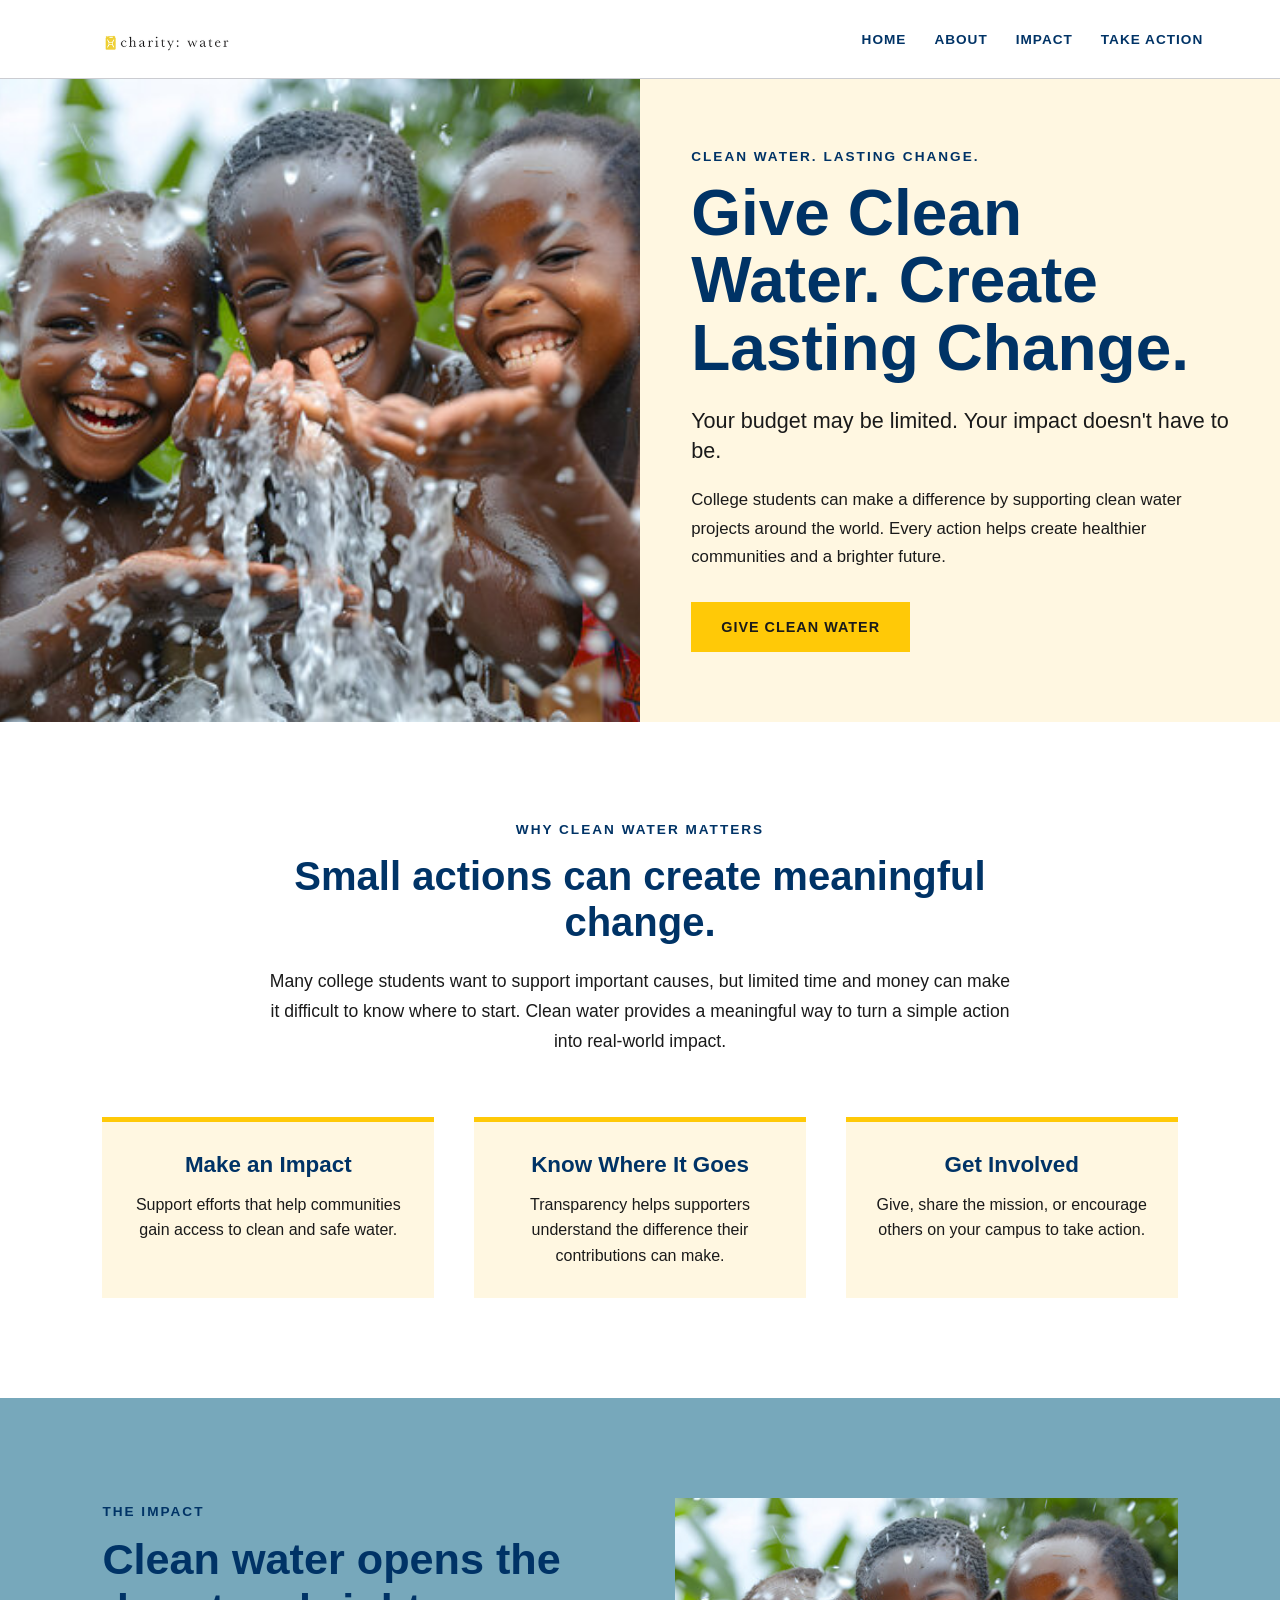
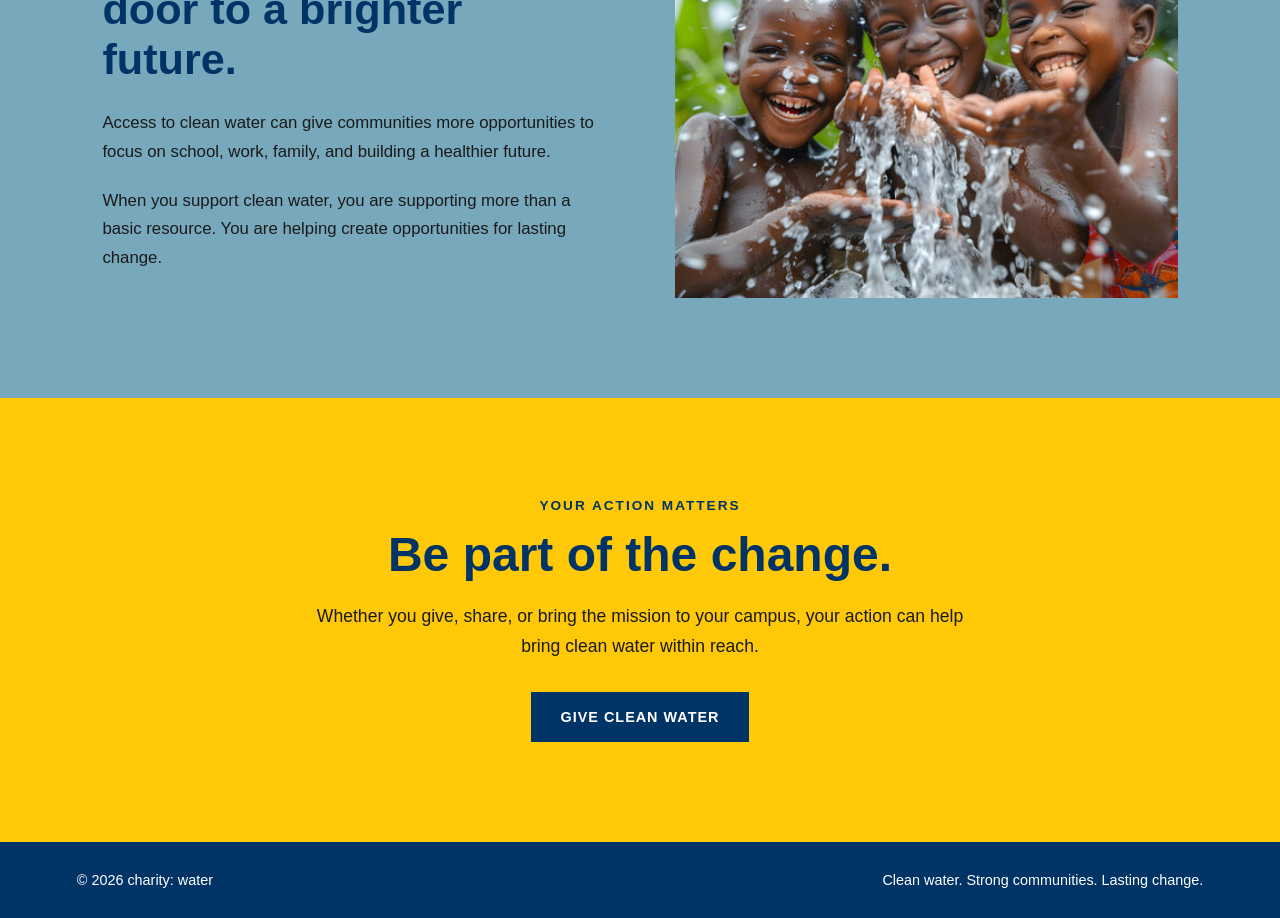
<file: index.html>
<!DOCTYPE html>
<html lang="en">
<head>
    <meta charset="UTF-8">
    <meta name="viewport" content="width=device-width, initial-scale=1.0">

    <title>charity: water | Give Clean Water</title>

    <link rel="stylesheet" href="styles.css">
</head>

<body>

    <!-- =========================
         HEADER / NAVIGATION
         ========================= -->
    <header class="header">

        <div class="logo">
            <img src="images/charity-water-logo.png"
                 alt="charity: water logo">
        </div>

        <nav class="navigation">
            <a href="#home">HOME</a>
            <a href="#about">ABOUT</a>
            <a href="#impact">IMPACT</a>
            <a href="#action">TAKE ACTION</a>
        </nav>

    </header>


    <!-- =========================
         HERO SECTION
         ========================= -->
    <main>

        <section class="hero" id="home">

            <!-- Hero Image -->
            <div class="hero-image">
                <img src="images/water-children.jpg"
                     alt="Children enjoying clean water">
            </div>

            <!-- Hero Text -->
            <div class="hero-text">

                <p class="eyebrow">CLEAN WATER. LASTING CHANGE.</p>

                <h1>
                    Give Clean Water.
                    Create Lasting Change.
                </h1>

                <h2>
                    Your budget may be limited.
                    Your impact doesn't have to be.
                </h2>

                <p>
                    College students can make a difference by supporting
                    clean water projects around the world. Every action
                    helps create healthier communities and a brighter future.
                </p>

                <a href="#action" class="donate-button">
                    GIVE CLEAN WATER
                </a>

            </div>

        </section>


        <!-- =========================
             ABOUT / STORY SECTION
             ========================= -->
        <section class="story" id="about">

            <div class="section-heading">

                <p class="eyebrow">WHY CLEAN WATER MATTERS</p>

                <h2>
                    Small actions can create meaningful change.
                </h2>

                <p>
                    Many college students want to support important causes,
                    but limited time and money can make it difficult to know
                    where to start. Clean water provides a meaningful way to
                    turn a simple action into real-world impact.
                </p>

            </div>


            <div class="student-benefits">

                <div class="benefit">
                    <h3>Make an Impact</h3>

                    <p>
                        Support efforts that help communities gain access
                        to clean and safe water.
                    </p>
                </div>


                <div class="benefit">
                    <h3>Know Where It Goes</h3>

                    <p>
                        Transparency helps supporters understand the
                        difference their contributions can make.
                    </p>
                </div>


                <div class="benefit">
                    <h3>Get Involved</h3>

                    <p>
                        Give, share the mission, or encourage others on
                        your campus to take action.
                    </p>
                </div>

            </div>

        </section>


        <!-- =========================
             IMPACT SECTION
             ========================= -->
        <section class="impact-story" id="impact">

            <div class="impact-content">

                <div class="impact-text">

                    <p class="eyebrow">THE IMPACT</p>

                    <h2>
                        Clean water opens the door to a brighter future.
                    </h2>

                    <p>
                        Access to clean water can give communities more
                        opportunities to focus on school, work, family,
                        and building a healthier future.
                    </p>

                    <p>
                        When you support clean water, you are supporting
                        more than a basic resource. You are helping create
                        opportunities for lasting change.
                    </p>

                </div>


                <div class="impact-image">
                    <img src="images/water-children.jpg"
                         alt="Children playing with clean water">
                </div>

            </div>

        </section>


        <!-- =========================
             CALL TO ACTION
             ========================= -->
        <section class="call-to-action" id="action">

            <p class="eyebrow">YOUR ACTION MATTERS</p>

            <h2>
                Be part of the change.
            </h2>

            <p>
                Whether you give, share, or bring the mission to your
                campus, your action can help bring clean water within reach.
            </p>

            <a href="#" class="donate-button">
                GIVE CLEAN WATER
            </a>

        </section>

    </main>


    <!-- =========================
         FOOTER
         ========================= -->
    <footer class="footer">

        <p>
            © 2026 charity: water
        </p>

        <p>
            Clean water. Strong communities. Lasting change.
        </p>

    </footer>

</body>
</html>
</file>
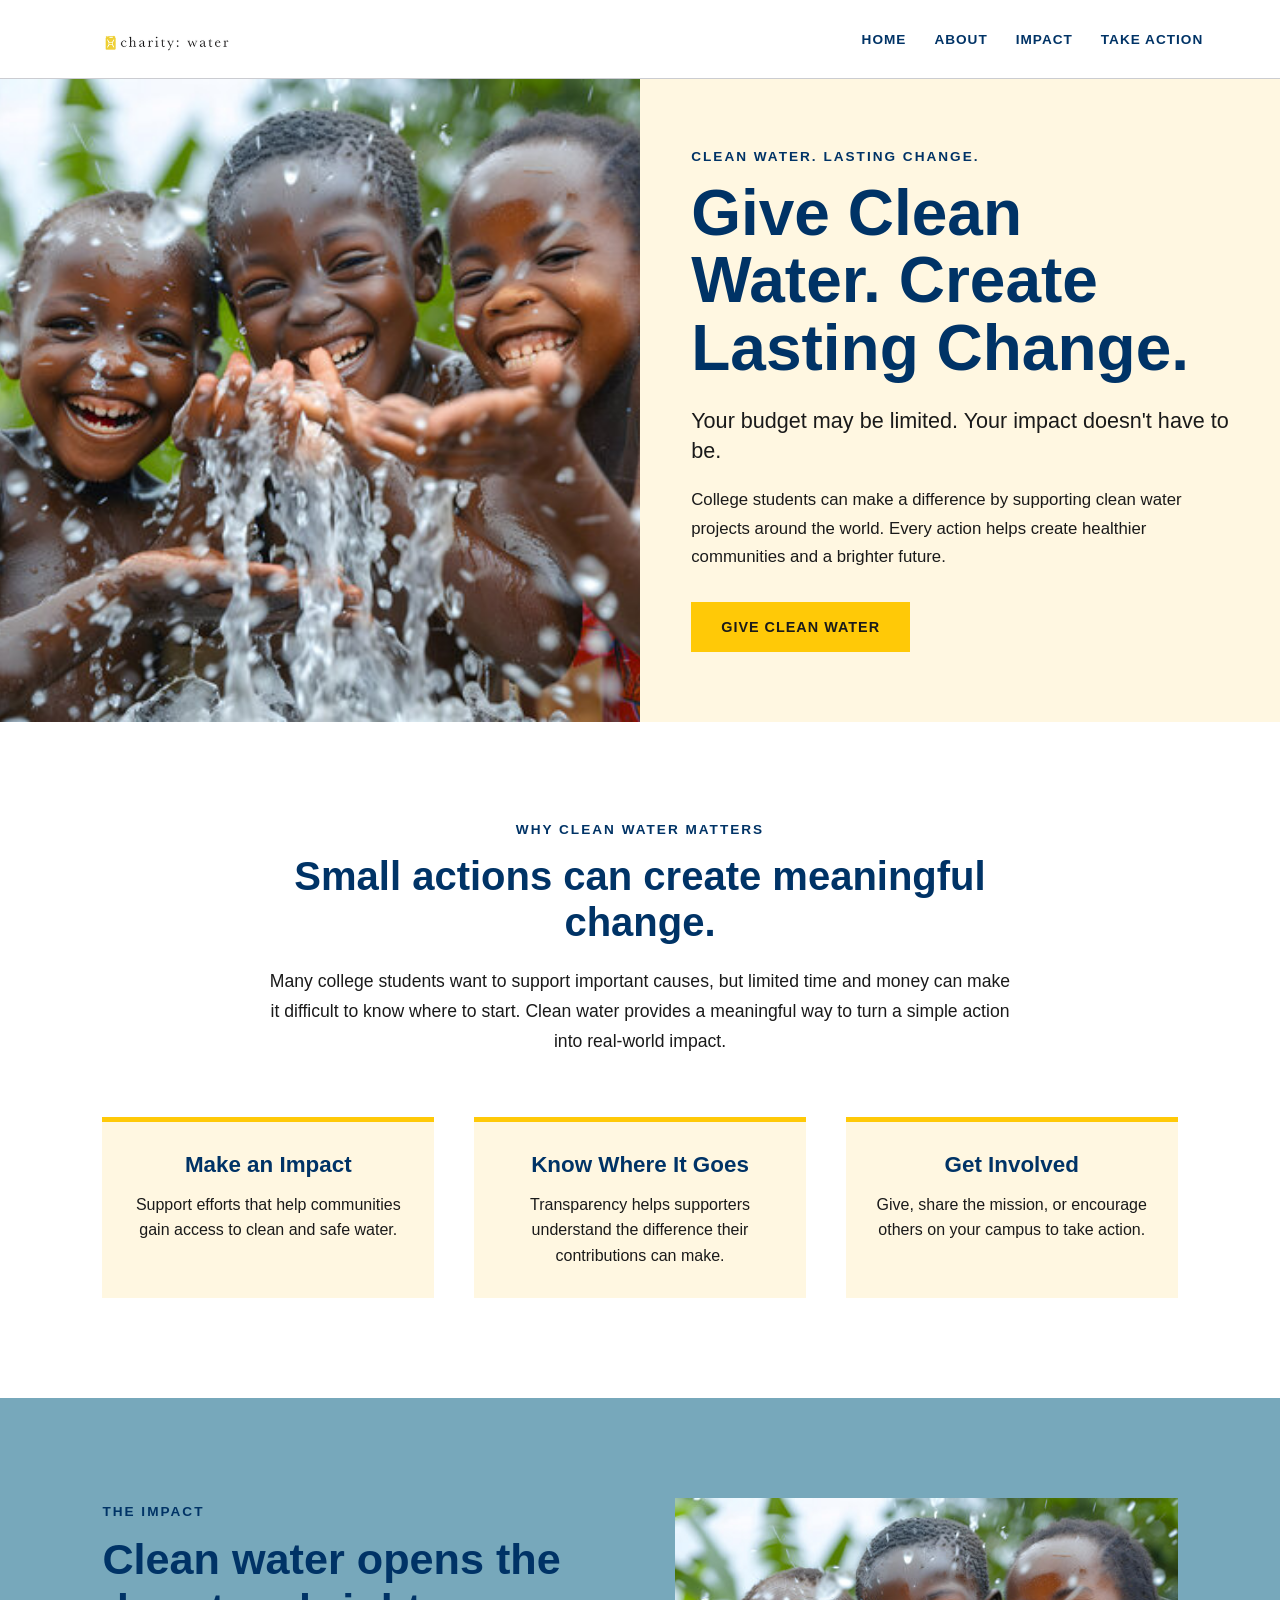
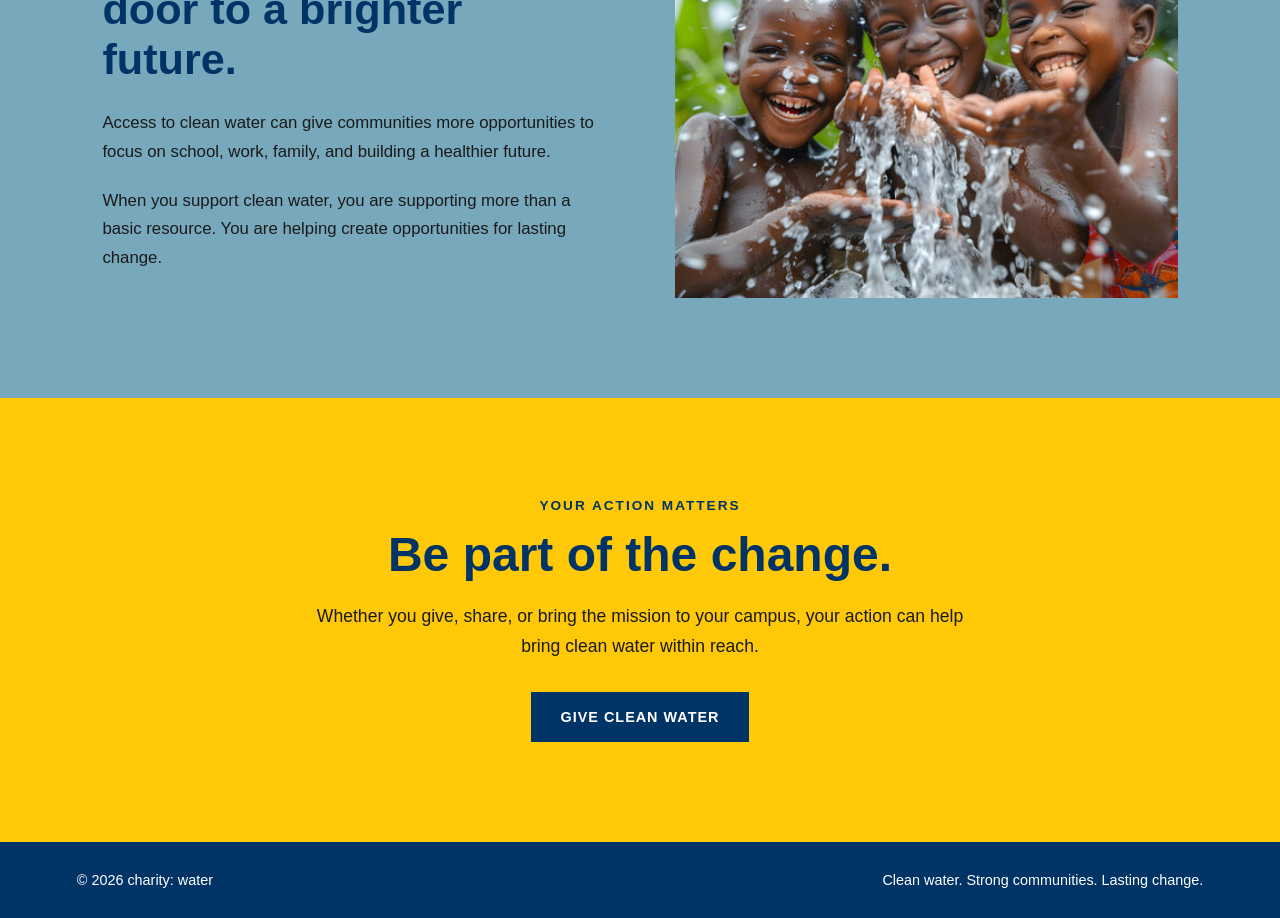
<file: index (1).html>
<!DOCTYPE html>
<html lang="en">
<head>
    <meta charset="UTF-8">
    <meta name="viewport" content="width=device-width, initial-scale=1.0">

    <title>charity: water | Give Clean Water</title>

    <link rel="stylesheet" href="styles.css">
</head>

<body>

    <!-- =========================
         HEADER / NAVIGATION
         ========================= -->
    <header class="header">

        <div class="logo">
            <img src="images/charity-water-logo.png"
                 alt="charity: water logo">
        </div>

        <nav class="navigation">
            <a href="#home">HOME</a>
            <a href="#about">ABOUT</a>
            <a href="#impact">IMPACT</a>
            <a href="#action">TAKE ACTION</a>
        </nav>

    </header>


    <!-- =========================
         HERO SECTION
         ========================= -->
    <main>

        <section class="hero" id="home">

            <!-- Hero Image -->
            <div class="hero-image">
                <img src="images/water-children.jpg"
                     alt="Children enjoying clean water">
            </div>

            <!-- Hero Text -->
            <div class="hero-text">

                <p class="eyebrow">CLEAN WATER. LASTING CHANGE.</p>

                <h1>
                    Give Clean Water.
                    Create Lasting Change.
                </h1>

                <h2>
                    Your budget may be limited.
                    Your impact doesn't have to be.
                </h2>

                <p>
                    College students can make a difference by supporting
                    clean water projects around the world. Every action
                    helps create healthier communities and a brighter future.
                </p>

                <a href="#action" class="donate-button">
                    GIVE CLEAN WATER
                </a>

            </div>

        </section>


        <!-- =========================
             ABOUT / STORY SECTION
             ========================= -->
        <section class="story" id="about">

            <div class="section-heading">

                <p class="eyebrow">WHY CLEAN WATER MATTERS</p>

                <h2>
                    Small actions can create meaningful change.
                </h2>

                <p>
                    Many college students want to support important causes,
                    but limited time and money can make it difficult to know
                    where to start. Clean water provides a meaningful way to
                    turn a simple action into real-world impact.
                </p>

            </div>


            <div class="student-benefits">

                <div class="benefit">
                    <h3>Make an Impact</h3>

                    <p>
                        Support efforts that help communities gain access
                        to clean and safe water.
                    </p>
                </div>


                <div class="benefit">
                    <h3>Know Where It Goes</h3>

                    <p>
                        Transparency helps supporters understand the
                        difference their contributions can make.
                    </p>
                </div>


                <div class="benefit">
                    <h3>Get Involved</h3>

                    <p>
                        Give, share the mission, or encourage others on
                        your campus to take action.
                    </p>
                </div>

            </div>

        </section>


        <!-- =========================
             IMPACT SECTION
             ========================= -->
        <section class="impact-story" id="impact">

            <div class="impact-content">

                <div class="impact-text">

                    <p class="eyebrow">THE IMPACT</p>

                    <h2>
                        Clean water opens the door to a brighter future.
                    </h2>

                    <p>
                        Access to clean water can give communities more
                        opportunities to focus on school, work, family,
                        and building a healthier future.
                    </p>

                    <p>
                        When you support clean water, you are supporting
                        more than a basic resource. You are helping create
                        opportunities for lasting change.
                    </p>

                </div>


                <div class="impact-image">
                    <img src="images/water-children.jpg"
                         alt="Children playing with clean water">
                </div>

            </div>

        </section>


        <!-- =========================
             CALL TO ACTION
             ========================= -->
        <section class="call-to-action" id="action">

            <p class="eyebrow">YOUR ACTION MATTERS</p>

            <h2>
                Be part of the change.
            </h2>

            <p>
                Whether you give, share, or bring the mission to your
                campus, your action can help bring clean water within reach.
            </p>

            <a href="#" class="donate-button">
                GIVE CLEAN WATER
            </a>

        </section>

    </main>


    <!-- =========================
         FOOTER
         ========================= -->
    <footer class="footer">

        <p>
            © 2026 charity: water
        </p>

        <p>
            Clean water. Strong communities. Lasting change.
        </p>

    </footer>

</body>
</html>
</file>
<file: styles.css>
/* =========================================
   CHARITY: WATER BRAND COLORS
   ========================================= */

:root {
  --yellow: #FFC907;
  --dark-blue: #003366;
  --soft-blue: #77A8BB;
  --cream: #FFF7E1;
  --black: #1A1A1A;
  --peach: #FED8C1;
  --brown: #BF6C46;
  --light-gray: #CBCCD1;
}


/* =========================================
   GENERAL PAGE STYLES
   ========================================= */

* {
  box-sizing: border-box;
}

html {
  scroll-behavior: smooth;
}

body {
  margin: 0;
  padding: 0;

  background-color: var(--cream);
  color: var(--black);

  font-family: "Proxima Nova", Avenir, Arial, sans-serif;
}


/* =========================================
   HEADER
   ========================================= */

.header {
  width: 100%;

  display: flex;
  align-items: center;
  justify-content: space-between;

  padding: 20px 6%;

  background-color: #ffffff;

  border-bottom: 1px solid var(--light-gray);
}


/* Logo */

.logo img {
  display: block;

  width: 190px;
  height: auto;
}


/* Navigation */

.navigation {
  display: flex;
  align-items: center;

  gap: 28px;
}

.navigation a {
  color: var(--dark-blue);

  text-decoration: none;

  font-size: 0.85rem;
  font-weight: bold;

  letter-spacing: 1px;

  transition: color 0.2s ease;
}

.navigation a:hover {
  color: var(--yellow);
}


/* =========================================
   HERO SECTION
   ========================================= */

.hero {
  display: grid;

  grid-template-columns: 1fr 1fr;

  min-height: 600px;

  margin: 0;

  background-color: var(--cream);
}


/* Hero image */

.hero-image {
  width: 100%;
  height: 100%;
  min-height: 600px;

  overflow: hidden;
}

.hero-image img {
  width: 100%;
  height: 100%;

  object-fit: cover;

  display: block;
}


/* Hero text */

.hero-text {
  display: flex;
  flex-direction: column;
  justify-content: center;

  padding: 70px 8%;

  background-color: var(--cream);
}


/* Small uppercase heading */

.eyebrow {
  margin: 0 0 16px;

  color: var(--dark-blue);

  font-size: 0.85rem;
  font-weight: bold;

  letter-spacing: 2px;
}


/* Main hero heading */

.hero h1 {
  margin: 0 0 24px;

  color: var(--dark-blue);

  font-size: clamp(2.5rem, 5vw, 4.5rem);

  line-height: 1.05;

  font-weight: bold;
}


/* Hero secondary heading */

.hero h2 {
  margin: 0 0 20px;

  color: var(--black);

  font-size: 1.35rem;

  line-height: 1.4;

  font-weight: normal;
}


/* Hero paragraph */

.hero-text > p:not(.eyebrow) {
  max-width: 520px;

  margin: 0;

  font-size: 1.05rem;

  line-height: 1.7;
}


/* =========================================
   BUTTON
   ========================================= */

.donate-button {
  display: inline-block;

  width: fit-content;

  margin-top: 30px;

  padding: 15px 28px;

  background-color: var(--yellow);

  color: var(--black);

  text-decoration: none;

  font-size: 0.9rem;

  font-weight: bold;

  letter-spacing: 1px;

  border: 2px solid var(--yellow);

  transition:
    background-color 0.2s ease,
    color 0.2s ease,
    transform 0.2s ease;
}

.donate-button:hover {
  background-color: var(--dark-blue);

  border-color: var(--dark-blue);

  color: #ffffff;

  transform: translateY(-2px);
}


/* =========================================
   STORY / COLLEGE STUDENT SECTION
   ========================================= */

.story {
  margin: 0;

  padding: 100px 8%;

  background-color: #ffffff;

  text-align: center;

  border-radius: 0;

  box-shadow: none;
}


.section-heading {
  max-width: 750px;

  margin: 0 auto 60px;
}


.section-heading h2 {
  margin: 0 0 22px;

  color: var(--dark-blue);

  font-size: 2.5rem;

  line-height: 1.15;
}


.section-heading > p:not(.eyebrow) {
  margin: 0;

  font-size: 1.1rem;

  line-height: 1.7;
}


/* Three student-focused columns */

.student-benefits {
  display: grid;

  grid-template-columns: repeat(3, 1fr);

  gap: 40px;

  max-width: 1100px;

  margin: 0 auto;
}


.benefit {
  padding: 30px;

  border-top: 5px solid var(--yellow);

  background-color: var(--cream);
}


.benefit h3 {
  margin: 0 0 14px;

  color: var(--dark-blue);

  font-size: 1.4rem;
}


.benefit p {
  margin: 0;

  line-height: 1.6;
}


/* =========================================
   IMPACT SECTION
   ========================================= */

.impact-story {
  margin: 0;

  padding: 100px 8%;

  background-color: var(--soft-blue);

  border-radius: 0;

  box-shadow: none;
}


.impact-content {
  display: grid;

  grid-template-columns: 1fr 1fr;

  align-items: center;

  gap: 70px;

  max-width: 1100px;

  margin: 0 auto;
}


/* Impact text */

.impact-text h2 {
  margin: 0 0 25px;

  color: var(--dark-blue);

  font-size: 2.7rem;

  line-height: 1.15;
}


.impact-text p:not(.eyebrow) {
  margin-bottom: 20px;

  font-size: 1.05rem;

  line-height: 1.7;
}


/* Impact image */

.impact-image {
  width: 100%;

  margin: 0;

  box-shadow: none;

  border-radius: 0;

  overflow: hidden;
}


.impact-image img {
  display: block;

  width: 100%;

  height: 400px;

  object-fit: cover;
}


/* =========================================
   FINAL CALL TO ACTION
   ========================================= */

.call-to-action {
  margin: 0;

  padding: 100px 8%;

  background-color: var(--yellow);

  color: var(--black);

  text-align: center;

  border-radius: 0;

  box-shadow: none;
}


.call-to-action .eyebrow {
  color: var(--dark-blue);
}


.call-to-action h2 {
  margin: 0 0 20px;

  color: var(--dark-blue);

  font-size: 3rem;

  line-height: 1.1;
}


.call-to-action p:not(.eyebrow) {
  max-width: 650px;

  margin: 0 auto;

  font-size: 1.1rem;

  line-height: 1.7;
}


/* Make CTA button dark blue */

.call-to-action .donate-button {
  background-color: var(--dark-blue);

  border-color: var(--dark-blue);

  color: #ffffff;
}


.call-to-action .donate-button:hover {
  background-color: #ffffff;

  border-color: #ffffff;

  color: var(--dark-blue);
}


/* =========================================
   FOOTER
   ========================================= */

.footer {
  display: flex;

  justify-content: space-between;
  align-items: center;

  gap: 20px;

  padding: 30px 6%;

  background-color: var(--dark-blue);

  color: #ffffff;

  font-size: 0.9rem;
}


.footer p {
  margin: 0;
}


/* =========================================
   TABLET / SMALL LAPTOP
   ========================================= */

@media (max-width: 900px) {

  .header {
    padding: 18px 4%;
  }

  .navigation {
    gap: 15px;
  }

  .navigation a {
    font-size: 0.75rem;
  }


  .hero {
    grid-template-columns: 1fr;
  }

  .hero-image {
    min-height: 450px;
  }

  .hero-text {
    padding: 70px 8%;
  }


  .student-benefits {
    grid-template-columns: 1fr;
  }


  .impact-content {
    grid-template-columns: 1fr;

    gap: 40px;
  }

  .impact-image img {
    height: 450px;
  }


  .footer {
    flex-direction: column;

    text-align: center;
  }
}


/* =========================================
   PHONE
   ========================================= */

@media (max-width: 600px) {

  .header {
    flex-direction: column;

    gap: 20px;

    padding: 18px 20px;
  }


  .logo img {
    width: 170px;
  }


  .navigation {
    flex-wrap: wrap;

    justify-content: center;

    gap: 15px;
  }


  .hero-image {
    min-height: 350px;
  }


  .hero-text {
    padding: 55px 25px;
  }


  .hero h1 {
    font-size: 2.6rem;
  }


  .hero h2 {
    font-size: 1.15rem;
  }


  .story,
  .impact-story,
  .call-to-action {
    padding: 70px 25px;
  }


  .section-heading h2,
  .impact-text h2 {
    font-size: 2rem;
  }


  .call-to-action h2 {
    font-size: 2.4rem;
  }


  .impact-image img {
    height: 300px;
  }


  .footer {
    padding: 25px 20px;
  }
}
</file>
